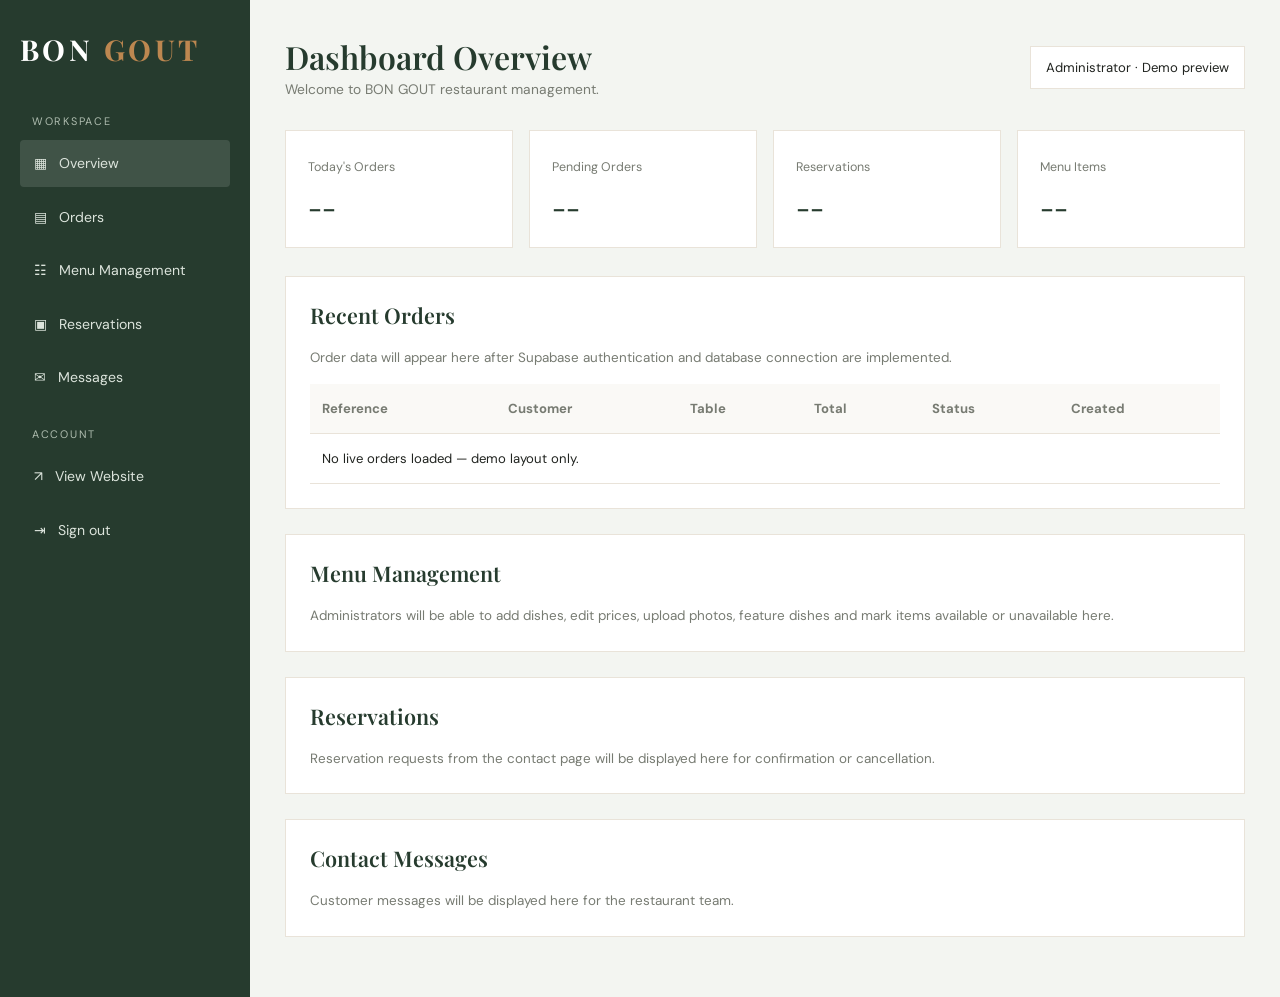
<file: admin.html>
<!DOCTYPE html>
<html lang="en"><head><meta charset="UTF-8"><meta name="viewport" content="width=device-width, initial-scale=1.0"><title>BON GOUT | Admin Dashboard</title><link rel="stylesheet" href="admin.css"></head><body>
<!-- This page is intentionally not linked from the customer navigation. Open /admin.html directly. -->
<div class="admin-shell">
<aside class="admin-sidebar"><a class="brand" href="index.html">BON <span>GOUT</span></a><div class="admin-label">Workspace</div><nav class="admin-nav"><a class="active" href="#overview">▦ &nbsp; Overview</a><a href="#orders">▤ &nbsp; Orders</a><a href="#menu">☷ &nbsp; Menu Management</a><a href="#reservations">▣ &nbsp; Reservations</a><a href="#messages">✉ &nbsp; Messages</a></nav><div class="admin-label">Account</div><nav class="admin-nav"><a href="index.html">↗ &nbsp; View Website</a><a href="admin.html">⇥ &nbsp; Sign out</a></nav></aside>
<main class="admin-main"><div class="admin-top"><div><h1>Dashboard Overview</h1><p>Welcome to BON GOUT restaurant management.</p></div><div class="admin-user">Administrator · Demo preview</div></div>
<section class="stats-grid"><article class="stat-card"><span>Today's Orders</span><strong>--</strong></article><article class="stat-card"><span>Pending Orders</span><strong>--</strong></article><article class="stat-card"><span>Reservations</span><strong>--</strong></article><article class="stat-card"><span>Menu Items</span><strong>--</strong></article></section>
<section class="admin-panel" id="orders"><h2>Recent Orders</h2><p style="color:#777b72;font-size:.84rem;margin-bottom:16px">Order data will appear here after Supabase authentication and database connection are implemented.</p><table class="admin-table"><thead><tr><th>Reference</th><th>Customer</th><th>Table</th><th>Total</th><th>Status</th><th>Created</th></tr></thead><tbody><tr><td colspan="6">No live orders loaded — demo layout only.</td></tr></tbody></table></section>
<section class="admin-panel" id="menu"><h2>Menu Management</h2><p style="color:#777b72;font-size:.84rem">Administrators will be able to add dishes, edit prices, upload photos, feature dishes and mark items available or unavailable here.</p></section>
<section class="admin-panel" id="reservations"><h2>Reservations</h2><p style="color:#777b72;font-size:.84rem">Reservation requests from the contact page will be displayed here for confirmation or cancellation.</p></section>
<section class="admin-panel" id="messages"><h2>Contact Messages</h2><p style="color:#777b72;font-size:.84rem">Customer messages will be displayed here for the restaurant team.</p></section>
</main></div></body></html>
</file>
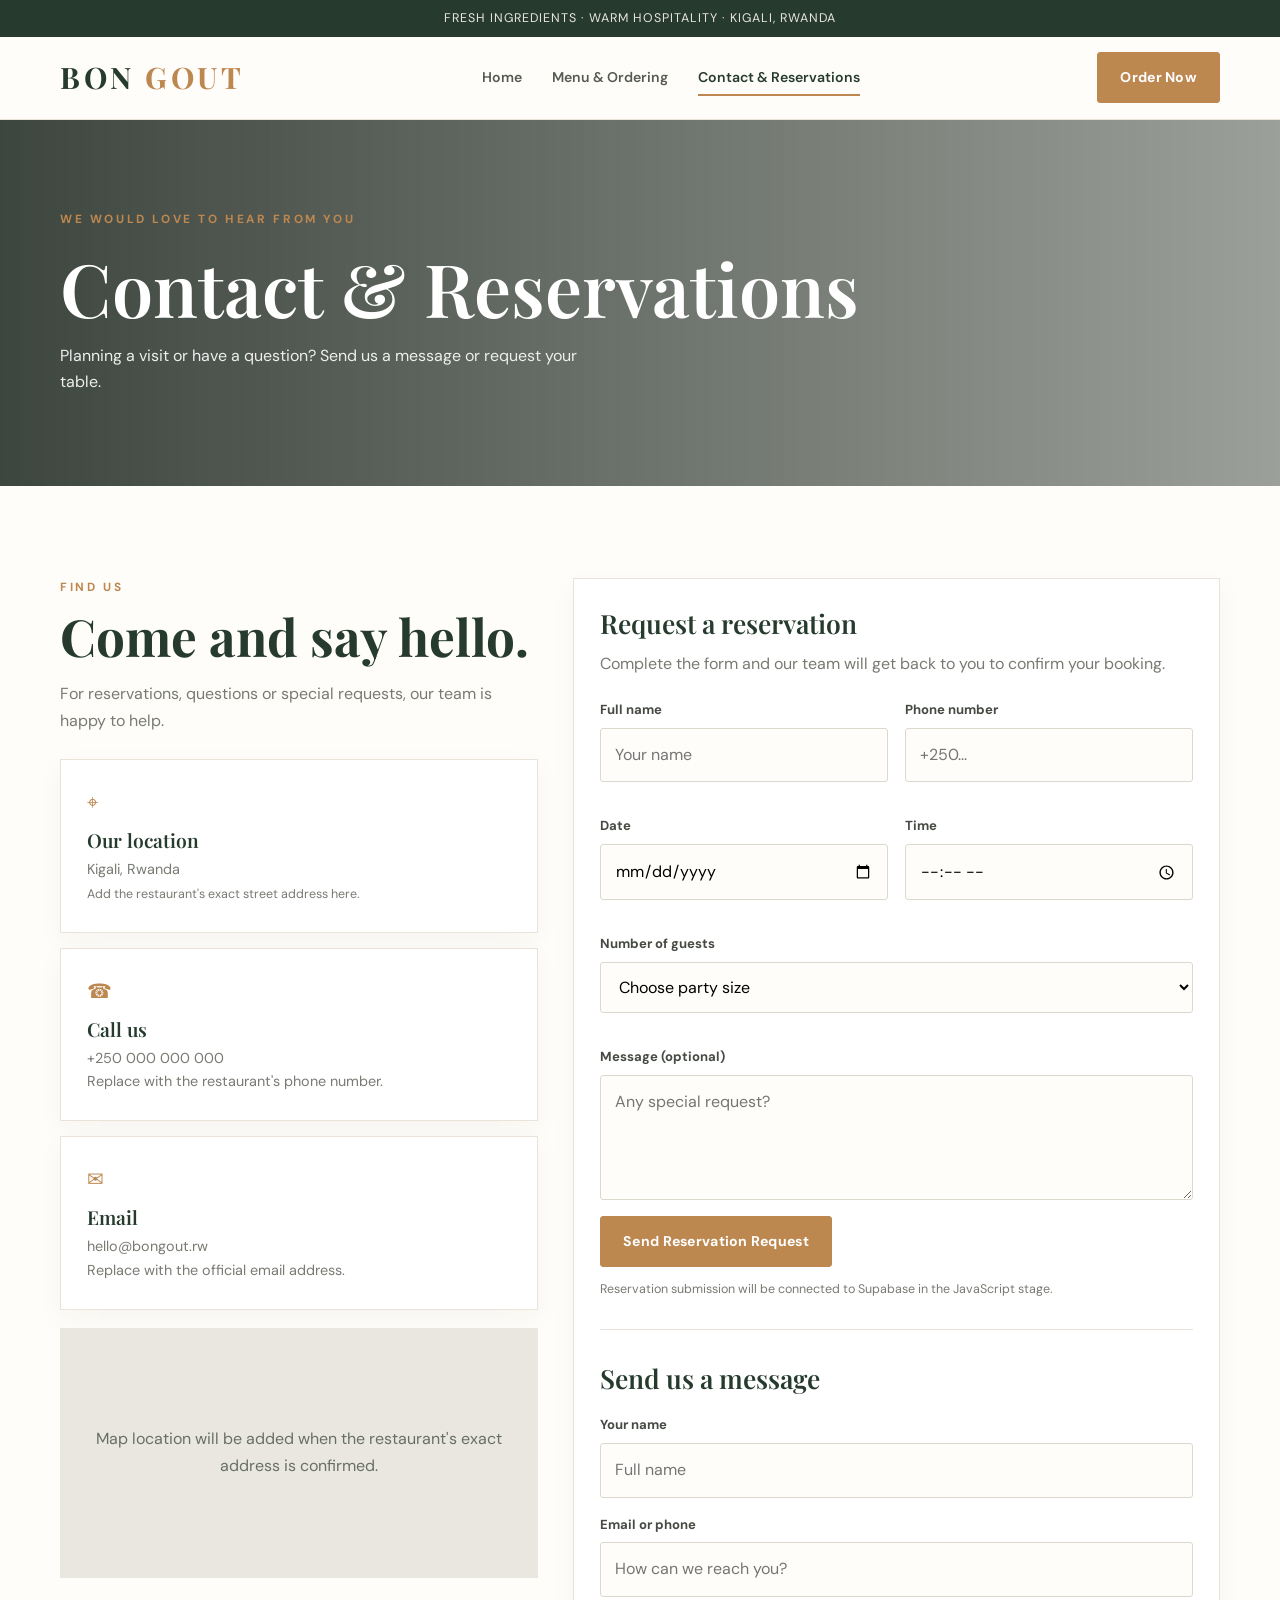
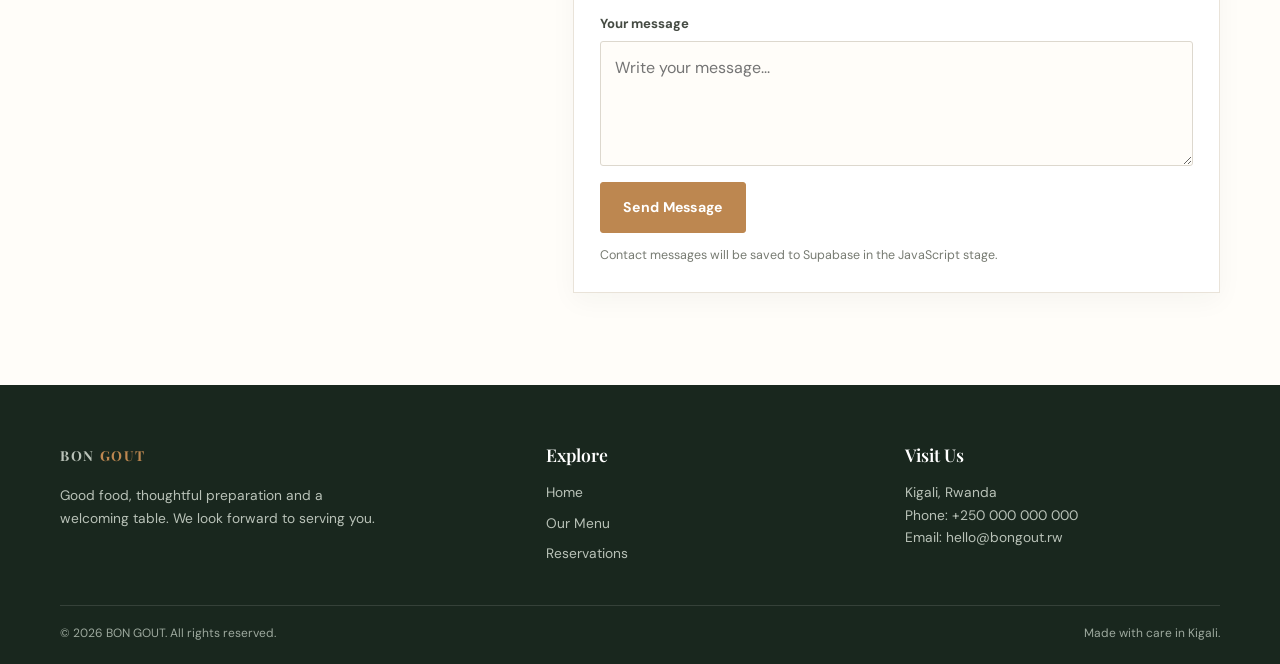
<file: contact.html>
<!DOCTYPE html>
<html lang="en"><head><meta charset="UTF-8"><meta name="viewport" content="width=device-width, initial-scale=1.0">
<meta name="description" content="Contact BON GOUT restaurant or request a table reservation."><title>BON GOUT | Contact & Reservations</title><link rel="stylesheet" href="style.css"></head><body>

<div class="topbar">FRESH INGREDIENTS · WARM HOSPITALITY · KIGALI, RWANDA</div>
<header class="site-header"><div class="container nav-wrap">
<a class="brand" href="index.html">BON <span>GOUT</span></a>
<nav class="navigation" aria-label="Main navigation">
<a href="index.html" class="">Home</a><a href="menu.html" class="">Menu & Ordering</a><a href="contact.html" class="active">Contact & Reservations</a>
</nav><a class="btn nav-cta" href="menu.html">Order Now</a>
</div></header>

<main><section class="page-hero"><div class="container"><div class="eyebrow">We would love to hear from you</div><h1>Contact & Reservations</h1><p>Planning a visit or have a question? Send us a message or request your table.</p></div></section>
<section class="section"><div class="container"><div class="contact-grid">
<div><div class="section-head" style="text-align:left;margin:0 0 25px"><div class="eyebrow">Find us</div><h2>Come and say hello.</h2><p>For reservations, questions or special requests, our team is happy to help.</p></div>
<div class="info-card"><div class="contact-icon">⌖</div><h3>Our location</h3><p>Kigali, Rwanda<br><span class="form-note">Add the restaurant's exact street address here.</span></p></div>
<div class="info-card"><div class="contact-icon">☎</div><h3>Call us</h3><p>+250 000 000 000<br>Replace with the restaurant's phone number.</p></div>
<div class="info-card"><div class="contact-icon">✉</div><h3>Email</h3><p>hello@bongout.rw<br>Replace with the official email address.</p></div>
<div class="map-placeholder">Map location will be added when the restaurant's exact address is confirmed.</div>
</div>
<div class="form-panel"><h2>Request a reservation</h2><p class="muted" style="margin:-8px 0 22px">Complete the form and our team will get back to you to confirm your booking.</p>
<form>
<div class="form-grid"><div class="field"><label for="res-name">Full name</label><input id="res-name" type="text" placeholder="Your name" required></div>
<div class="field"><label for="res-phone">Phone number</label><input id="res-phone" type="tel" placeholder="+250..." required></div>
<div class="field"><label for="res-date">Date</label><input id="res-date" type="date" required></div>
<div class="field"><label for="res-time">Time</label><input id="res-time" type="time" required></div>
<div class="field full"><label for="party-size">Number of guests</label><select id="party-size" required><option value="">Choose party size</option><option>1</option><option>2</option><option>3</option><option>4</option><option>5</option><option>6</option><option>7</option><option>8</option><option>More than 8</option></select></div>
<div class="field full"><label for="res-message">Message (optional)</label><textarea id="res-message" placeholder="Any special request?"></textarea></div></div>
<button class="btn" type="button">Send Reservation Request</button><p class="form-note">Reservation submission will be connected to Supabase in the JavaScript stage.</p>
</form>
<hr style="border:0;border-top:1px solid var(--line);margin:30px 0">
<h2>Send us a message</h2><form><div class="field"><label for="msg-name">Your name</label><input id="msg-name" type="text" placeholder="Full name" required></div><div class="field"><label for="msg-contact">Email or phone</label><input id="msg-contact" type="text" placeholder="How can we reach you?" required></div><div class="field"><label for="msg-body">Your message</label><textarea id="msg-body" placeholder="Write your message..." required></textarea></div><button class="btn" type="button">Send Message</button><p class="form-note">Contact messages will be saved to Supabase in the JavaScript stage.</p></form>
</div></div></div></section></main>
<footer class="site-footer"><div class="container">
<div class="footer-grid">
<div><a class="brand footer-brand" href="index.html">BON <span>GOUT</span></a><p style="margin-top:15px;max-width:330px">Good food, thoughtful preparation and a welcoming table. We look forward to serving you.</p></div>
<div><h4>Explore</h4><div class="footer-links"><a href="index.html">Home</a><a href="menu.html">Our Menu</a><a href="contact.html">Reservations</a></div></div>
<div><h4>Visit Us</h4><p>Kigali, Rwanda</p><p>Phone: +250 000 000 000</p><p>Email: hello@bongout.rw</p></div>
</div><div class="footer-bottom"><span>© 2026 BON GOUT. All rights reserved.</span><span>Made with care in Kigali.</span></div>
</div></footer>
</body></html>
</file>
<file: admin.css>
@import url('https://fonts.googleapis.com/css2?family=DM+Sans:wght@400;500;600;700&family=Playfair+Display:wght@500;600;700&display=swap');
:root{--green:#263b2e;--gold:#bd8750;--cream:#f8f5ef;--ink:#20231f;--muted:#777b72;--line:#e9e3d9}
*{box-sizing:border-box;margin:0;padding:0}body{font-family:'DM Sans',sans-serif;color:var(--ink);background:#f3f5f1;line-height:1.6}
a{text-decoration:none;color:inherit}.brand{font:700 1.8rem 'Playfair Display',serif;letter-spacing:.12em;color:#fff}.brand span{color:var(--gold)}
.admin-shell{min-height:100vh;display:grid;grid-template-columns:250px 1fr}.admin-sidebar{background:var(--green);color:#fff;padding:30px 20px}.admin-sidebar .brand{display:block;margin-bottom:45px}
.admin-label{font-size:.68rem;color:#aebcaf;letter-spacing:.16em;text-transform:uppercase;margin:25px 12px 10px}.admin-nav{display:grid;gap:7px}.admin-nav a{padding:12px 14px;border-radius:4px;color:#dce4dc;font-size:.88rem}.admin-nav a.active,.admin-nav a:hover{background:rgba(255,255,255,.12)}
.admin-main{padding:35px;min-width:0}.admin-top{display:flex;justify-content:space-between;align-items:center;gap:20px;margin-bottom:30px}.admin-top h1{font:600 2rem 'Playfair Display',serif;color:var(--green)}.admin-top p{color:var(--muted);font-size:.86rem}
.admin-user{background:#fff;padding:10px 15px;border:1px solid var(--line);font-size:.82rem}.stats-grid{display:grid;grid-template-columns:repeat(4,1fr);gap:16px;margin-bottom:28px}.stat-card{background:#fff;border:1px solid var(--line);padding:22px}.stat-card span{font-size:.78rem;color:var(--muted)}.stat-card strong{display:block;font:600 1.8rem 'Playfair Display',serif;color:var(--green);margin-top:8px}
.admin-panel{background:#fff;border:1px solid var(--line);padding:24px;margin-bottom:25px;overflow-x:auto}.admin-panel h2{font:600 1.35rem 'Playfair Display',serif;color:var(--green);margin-bottom:18px}
.admin-table{width:100%;border-collapse:collapse;min-width:650px}.admin-table th,.admin-table td{text-align:left;padding:14px 12px;border-bottom:1px solid var(--line);font-size:.82rem}.admin-table th{color:var(--muted);background:#faf9f6}
.status{display:inline-block;padding:5px 9px;border-radius:30px;font-size:.7rem;font-weight:700;background:#f5eadb;color:#986b35}.status.ready{background:#e5f1e8;color:#39704b}.status.preparing{background:#e8edf7;color:#4d6492}
.btn{display:inline-block;background:var(--gold);border:0;color:white;padding:11px 17px;font-weight:700;border-radius:3px;cursor:pointer}.login-wrap{min-height:100vh;display:grid;place-items:center;padding:25px;background:linear-gradient(120deg,rgba(22,39,28,.92),rgba(22,39,28,.65)),url('https://images.unsplash.com/photo-1517248135467-4c7edcad34c4?auto=format&fit=crop&w=1600&q=85') center/cover}
.login-card{width:min(440px,100%);background:#fff;padding:42px;box-shadow:0 18px 50px rgba(27,35,28,.1)}.login-card .brand{display:block;text-align:center;color:var(--green);margin-bottom:10px}.login-card h1{text-align:center;font:600 1.7rem 'Playfair Display',serif;color:var(--green)}.login-card>p{text-align:center;color:var(--muted);font-size:.86rem;margin:8px 0 28px}
.field{display:flex;flex-direction:column;gap:7px;margin-bottom:16px}.field label{font-size:.82rem;font-weight:700}.field input{padding:13px 14px;border:1px solid #ddd8ce;background:#fffdf9}.login-card .btn{width:100%;font:700 .9rem 'DM Sans',sans-serif}
@media(max-width:900px){.stats-grid{grid-template-columns:repeat(2,1fr)}.admin-shell{grid-template-columns:210px 1fr}}
@media(max-width:700px){.admin-shell{grid-template-columns:1fr}.admin-sidebar{padding:18px}.admin-sidebar .brand{margin-bottom:15px}.admin-nav{display:flex;flex-wrap:wrap}.admin-label{display:none}.admin-main{padding:22px 16px}}
@media(max-width:480px){.stats-grid{grid-template-columns:1fr 1fr;gap:9px}.stat-card{padding:15px}.stat-card strong{font-size:1.4rem}.login-card{padding:28px 22px}.admin-top{align-items:flex-start;flex-direction:column}}
</file>
<file: style.css>
@import url('https://fonts.googleapis.com/css2?family=DM+Sans:wght@400;500;600;700&family=Playfair+Display:wght@500;600;700&display=swap');

:root{
  --ink:#20231f; --muted:#777b72; --cream:#f8f5ef; --paper:#fffdf9;
  --green:#263b2e; --green2:#354d3d; --gold:#bd8750; --line:#e9e3d9;
  --white:#fff; --shadow:0 18px 50px rgba(27,35,28,.10);
}
*{box-sizing:border-box;margin:0;padding:0}
html{scroll-behavior:smooth}
body{font-family:'DM Sans',sans-serif;background:var(--paper);color:var(--ink);line-height:1.65}
img{display:block;max-width:100%}
a{text-decoration:none;color:inherit}
button,input,textarea,select{font:inherit}
.container{width:min(1160px,calc(100% - 40px));margin:auto}
.topbar{background:var(--green);color:#e9e5dc;text-align:center;padding:8px 15px;font-size:.78rem;letter-spacing:.08em}
.site-header{position:sticky;top:0;z-index:20;background:rgba(255,253,249,.96);backdrop-filter:blur(12px);border-bottom:1px solid var(--line)}
.nav-wrap{min-height:82px;display:flex;align-items:center;justify-content:space-between;gap:25px}
.brand{font-family:'Playfair Display',serif;font-size:1.85rem;font-weight:700;letter-spacing:.12em;color:var(--green)}
.brand span{color:var(--gold)}
.navigation{display:flex;align-items:center;gap:30px}
.navigation a{font-size:.88rem;font-weight:600;color:#555b52;position:relative;padding:9px 0;transition:color .3s}
.navigation a::after{content:"";position:absolute;left:0;bottom:2px;width:0;height:2px;background:var(--gold);transition:width .3s}
.navigation a:hover,.navigation a.active{color:var(--green)}
.navigation a:hover::after,.navigation a.active::after{width:100%}
.btn{display:inline-flex;align-items:center;justify-content:center;gap:9px;border:1px solid var(--gold);background:var(--gold);color:#fff;padding:13px 22px;border-radius:3px;font-size:.88rem;font-weight:700;letter-spacing:.02em;cursor:pointer;transition:transform .3s,box-shadow .3s,background .3s}
.btn:hover{transform:translateY(-3px);box-shadow:0 12px 25px rgba(189,135,80,.25);background:#a9723e}
.btn-outline{background:transparent;color:var(--green);border-color:rgba(38,59,46,.35)}
.btn-outline:hover{background:var(--green);color:#fff}
.menu-toggle{display:none}
.hero{min-height:650px;display:flex;align-items:center;position:relative;color:#fff;background-size:cover;background-position:center}
.hero::before{content:"";position:absolute;inset:0;background:linear-gradient(90deg,rgba(15,24,18,.82),rgba(15,24,18,.46) 55%,rgba(15,24,18,.15))}
.hero-content{position:relative;z-index:1;max-width:680px;padding:100px 0}
.eyebrow{font-size:.74rem;letter-spacing:.22em;text-transform:uppercase;font-weight:700;color:var(--gold);margin-bottom:18px}
.hero h1{font-family:'Playfair Display',serif;font-size:clamp(3rem,7vw,5.8rem);line-height:1.05;font-weight:600;margin-bottom:23px}
.hero p{font-size:1.05rem;color:#eee9df;max-width:550px;margin-bottom:32px}
.hero-actions{display:flex;gap:13px;flex-wrap:wrap}
.hero .btn-outline{color:#fff;border-color:rgba(255,255,255,.65)}
.hero .btn-outline:hover{background:#fff;color:var(--green)}
.section{padding:92px 0}
.section-soft{background:var(--cream)}
.section-head{text-align:center;max-width:650px;margin:0 auto 45px}
.section-head .eyebrow{margin-bottom:10px}
.section-head h2,.split-copy h2{font-family:'Playfair Display',serif;font-size:clamp(2.2rem,4vw,3.2rem);line-height:1.15;color:var(--green);margin-bottom:15px}
.section-head p,.muted{color:var(--muted)}
.split{display:grid;grid-template-columns:1fr 1fr;gap:65px;align-items:center}
.split-photo{height:480px;width:100%;object-fit:cover;border-radius:4px;box-shadow:var(--shadow)}
.split-copy p{color:var(--muted);margin:16px 0 25px}
.food-grid{display:grid;grid-template-columns:repeat(3,1fr);gap:25px}
.food-card{background:#fff;border:1px solid var(--line);overflow:hidden;transition:transform .3s,box-shadow .3s}
.food-card:hover{transform:translateY(-6px);box-shadow:var(--shadow)}
.food-card img{width:100%;height:225px;object-fit:cover;transition:transform .5s}
.food-card:hover img{transform:scale(1.05)}
.food-image{overflow:hidden;position:relative}
.food-tag{position:absolute;top:15px;left:15px;background:var(--green);color:#fff;padding:6px 10px;font-size:.68rem;letter-spacing:.08em;text-transform:uppercase}
.food-info{padding:20px}
.food-info h3{font-family:'Playfair Display',serif;font-size:1.35rem;color:var(--green)}
.food-info p{font-size:.88rem;color:var(--muted);margin:8px 0 15px;min-height:48px}
.food-bottom{display:flex;justify-content:space-between;align-items:center;gap:12px}
.price{font-weight:700;color:var(--gold)}
.unavailable{font-size:.75rem;color:#a34f43;font-weight:700}
.gallery-grid{display:grid;grid-template-columns:1.2fr 1fr 1fr;grid-template-rows:210px 210px;gap:15px}
.gallery-grid img{width:100%;height:100%;object-fit:cover;border-radius:3px}
.gallery-grid img:first-child{grid-row:span 2}
.cta-band{background:var(--green);color:#fff;padding:55px 0}
.cta-inner{display:flex;align-items:center;justify-content:space-between;gap:30px}
.cta-inner h2{font:600 clamp(1.8rem,3vw,2.6rem) 'Playfair Display',serif}
.cta-inner p{color:#d8ded7;margin-top:7px}
.page-hero{padding:90px 0;background:linear-gradient(90deg,rgba(18,29,21,.82),rgba(18,29,21,.42)),url('https://images.unsplash.com/photo-1414235077428-338989a2e8c0?auto=format&fit=crop&w=1800&q=85') center/cover;color:#fff}
.page-hero h1{font:600 clamp(2.8rem,6vw,4.6rem) 'Playfair Display',serif;line-height:1.1}
.page-hero p{color:#eee;margin-top:15px;max-width:560px}
.filters{display:flex;justify-content:center;gap:10px;flex-wrap:wrap;margin-bottom:35px}
.filter-chip{padding:9px 18px;border:1px solid var(--line);background:#fff;color:var(--green);border-radius:30px;font-size:.83rem;font-weight:600}
.filter-chip.active{background:var(--green);border-color:var(--green);color:#fff}
.order-layout{display:grid;grid-template-columns:minmax(0,1fr) 340px;gap:28px;align-items:start}
.cart-panel,.form-panel,.info-card{background:#fff;border:1px solid var(--line);padding:26px;box-shadow:0 8px 25px rgba(30,40,30,.04)}
.cart-panel{position:sticky;top:110px}
.cart-panel h2,.form-panel h2{font:600 1.65rem 'Playfair Display',serif;color:var(--green);margin-bottom:18px}
.cart-empty{padding:25px 0;color:var(--muted);font-size:.9rem;border-bottom:1px solid var(--line)}
.cart-total{display:flex;justify-content:space-between;font-weight:700;padding:18px 0}
.form-grid{display:grid;grid-template-columns:1fr 1fr;gap:17px}
.field{display:flex;flex-direction:column;gap:7px;margin-bottom:16px}
.field.full{grid-column:1/-1}
.field label{font-size:.82rem;font-weight:700;color:#454b43}
.field input,.field textarea,.field select{width:100%;padding:13px 14px;border:1px solid #ddd8ce;background:#fffdf9;border-radius:3px;outline:none}
.field input:focus,.field textarea:focus,.field select:focus{border-color:var(--gold);box-shadow:0 0 0 3px rgba(189,135,80,.12)}
.field textarea{min-height:125px;resize:vertical}
.form-note{font-size:.78rem;color:var(--muted);margin-top:12px}
.contact-grid{display:grid;grid-template-columns:.85fr 1.15fr;gap:35px;align-items:start}
.info-card{margin-bottom:15px}
.info-card h3{font:600 1.2rem 'Playfair Display',serif;color:var(--green);margin-bottom:5px}
.info-card p{color:var(--muted);font-size:.9rem}
.contact-icon{color:var(--gold);font-size:1.25rem;margin-bottom:8px}
.map-placeholder{height:250px;background:#e9e7df;display:grid;place-items:center;color:#687064;margin-top:18px;text-align:center;padding:20px}
.site-footer{background:#19271e;color:#e9eee8;padding:58px 0 20px}
.footer-grid{display:grid;grid-template-columns:1.4fr 1fr 1fr;gap:45px;padding-bottom:40px}
.footer-brand{color:#fff}
.site-footer p,.site-footer a{font-size:.86rem;color:#b9c2b8}
.site-footer h4{font:600 1.1rem 'Playfair Display',serif;color:#fff;margin-bottom:15px}
.footer-links{display:grid;gap:8px}
.footer-bottom{border-top:1px solid rgba(255,255,255,.12);padding-top:18px;display:flex;justify-content:space-between;gap:15px;color:#9da99e;font-size:.75rem}
.admin-body{background:#f3f5f1;min-height:100vh}
.admin-shell{min-height:100vh;display:grid;grid-template-columns:250px 1fr}
.admin-sidebar{background:var(--green);color:#fff;padding:30px 20px}
.admin-sidebar .brand{color:#fff;display:block;margin-bottom:45px}
.admin-label{font-size:.68rem;color:#aebcaf;letter-spacing:.16em;text-transform:uppercase;margin:25px 12px 10px}
.admin-nav{display:grid;gap:7px}
.admin-nav a{padding:12px 14px;border-radius:4px;color:#dce4dc;font-size:.88rem}
.admin-nav a.active,.admin-nav a:hover{background:rgba(255,255,255,.12);color:#fff}
.admin-main{padding:35px;min-width:0}
.admin-top{display:flex;justify-content:space-between;align-items:center;gap:20px;margin-bottom:30px}
.admin-top h1{font:600 2rem 'Playfair Display',serif;color:var(--green)}
.admin-top p{color:var(--muted);font-size:.86rem}
.admin-user{background:#fff;padding:10px 15px;border:1px solid var(--line);font-size:.82rem}
.stats-grid{display:grid;grid-template-columns:repeat(4,1fr);gap:16px;margin-bottom:28px}
.stat-card{background:#fff;border:1px solid var(--line);padding:22px}
.stat-card span{font-size:.78rem;color:var(--muted)}
.stat-card strong{display:block;font:600 1.8rem 'Playfair Display',serif;color:var(--green);margin-top:8px}
.admin-panel{background:#fff;border:1px solid var(--line);padding:24px;margin-bottom:25px;overflow-x:auto}
.admin-panel h2{font:600 1.35rem 'Playfair Display',serif;color:var(--green);margin-bottom:18px}
.admin-table{width:100%;border-collapse:collapse;min-width:650px}
.admin-table th,.admin-table td{text-align:left;padding:14px 12px;border-bottom:1px solid var(--line);font-size:.82rem}
.admin-table th{color:var(--muted);font-weight:700;background:#faf9f6}
.status{display:inline-block;padding:5px 9px;border-radius:30px;font-size:.7rem;font-weight:700;background:#f5eadb;color:#986b35}
.status.ready{background:#e5f1e8;color:#39704b}
.status.preparing{background:#e8edf7;color:#4d6492}
.login-wrap{min-height:100vh;display:grid;place-items:center;padding:25px;background:linear-gradient(120deg,rgba(22,39,28,.92),rgba(22,39,28,.65)),url('https://images.unsplash.com/photo-1517248135467-4c7edcad34c4?auto=format&fit=crop&w=1600&q=85') center/cover}
.login-card{width:min(440px,100%);background:#fff;padding:42px;box-shadow:var(--shadow)}
.login-card .brand{display:block;text-align:center;margin-bottom:10px}
.login-card h1{text-align:center;font:600 1.7rem 'Playfair Display',serif;color:var(--green)}
.login-card>p{text-align:center;color:var(--muted);font-size:.86rem;margin:8px 0 28px}
.login-card .btn{width:100%}
@media(max-width:900px){
  .navigation{gap:16px}.navigation a{font-size:.8rem}
  .order-layout{grid-template-columns:1fr 300px}
  .stats-grid{grid-template-columns:repeat(2,1fr)}
  .admin-shell{grid-template-columns:210px 1fr}
}
@media(max-width:700px){
  .nav-wrap{min-height:72px;flex-wrap:wrap;padding:12px 0}
  .navigation{order:3;width:100%;overflow-x:auto;padding:5px 0 10px;gap:22px}
  .navigation a{white-space:nowrap}
  .nav-cta{display:none}
  .hero{min-height:570px}.hero-content{padding:75px 0}
  .section{padding:68px 0}
  .split,.contact-grid{grid-template-columns:1fr;gap:30px}
  .split-photo{height:330px}
  .food-grid{grid-template-columns:repeat(2,1fr)}
  .gallery-grid{grid-template-rows:150px 150px;gap:9px}
  .order-layout{grid-template-columns:1fr}
  .cart-panel{position:static}
  .cta-inner{align-items:flex-start;flex-direction:column}
  .footer-grid{grid-template-columns:1fr 1fr;gap:30px}
  .footer-grid>div:first-child{grid-column:1/-1}
  .admin-shell{grid-template-columns:1fr}
  .admin-sidebar{padding:18px}
  .admin-sidebar .brand{margin-bottom:15px}
  .admin-nav{display:flex;flex-wrap:wrap}
  .admin-label{display:none}
  .admin-main{padding:22px 16px}
}
@media(max-width:480px){
  .container{width:min(100% - 28px,1160px)}
  .food-grid{grid-template-columns:1fr}
  .food-card img{height:230px}
  .form-grid{grid-template-columns:1fr}
  .field.full{grid-column:auto}
  .footer-grid{grid-template-columns:1fr}
  .footer-grid>div:first-child{grid-column:auto}
  .footer-bottom{flex-direction:column}
  .stats-grid{grid-template-columns:1fr 1fr;gap:9px}
  .stat-card{padding:15px}.stat-card strong{font-size:1.4rem}
  .login-card{padding:28px 22px}
}
</file>
